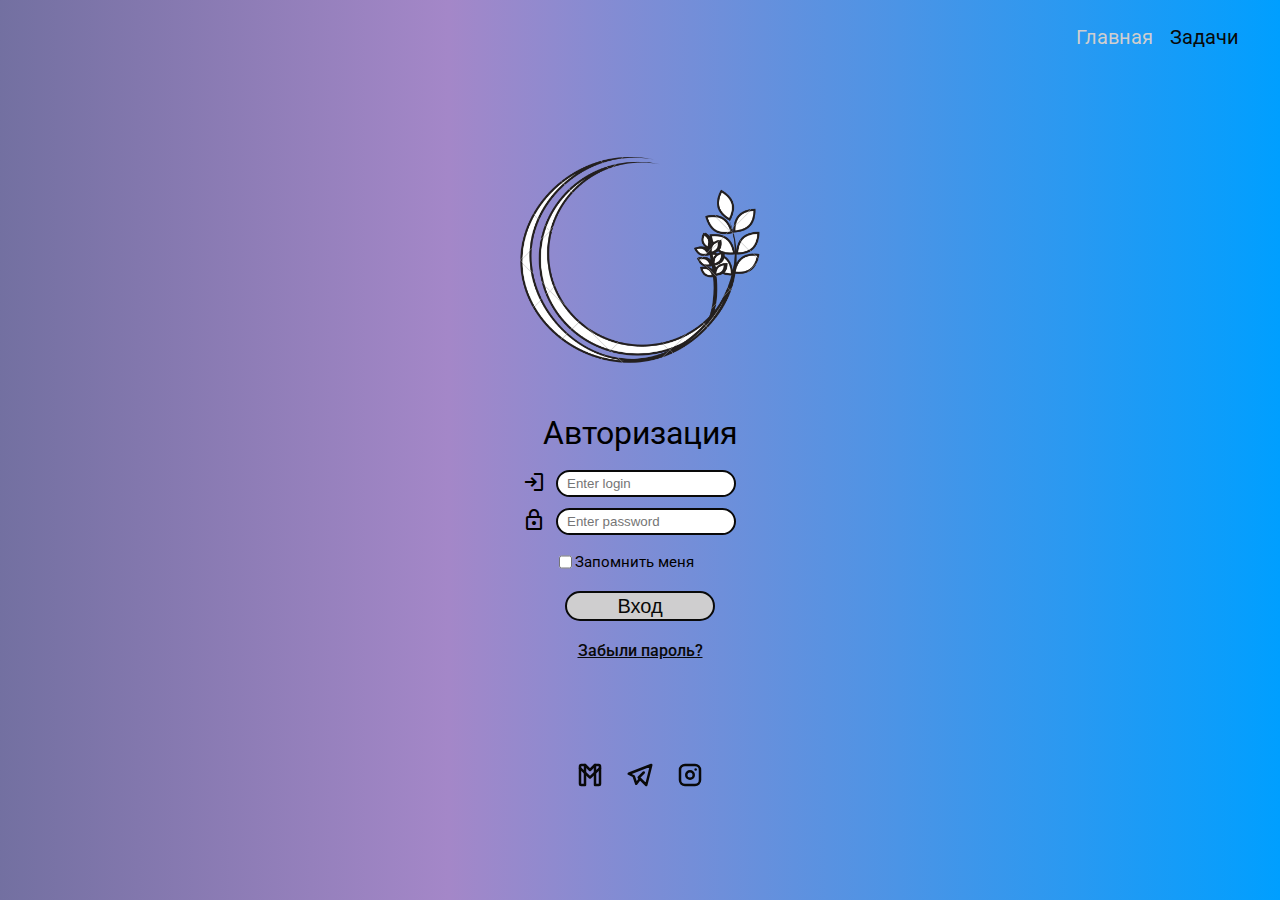
<file: index.html>
<!DOCTYPE html>
<html lang="en">
  <head>
    <meta charset="UTF-8" />
    <meta name="viewport" content="width=device-width, initial-scale=1.0" />
    <title>Document</title>
    <link
      rel="stylesheet"
      href="https://fonts.googleapis.com/css2?family=Material+Symbols+Outlined:opsz,wght,FILL,GRAD@24,400,0,0"
    />
    <link
      rel="stylesheet"
      href="https://fonts.googleapis.com/css2?family=Material+Symbols+Outlined:opsz,wght,FILL,GRAD@24,400,0,0"
    />
    <link rel="stylesheet" href="styles/index.css">
    <link rel="icon" href="img/logo.png" type="image/x-icon">
  </head>
  <body>
      <div class="login-card-navbar">
        <a href="#" class="active">Главная</a>
        <a href="tasks.html">Задачи</a>
      </div>
    <div class="login-card-container">
      <div class="login-card">
        <div class="login-card-logo">
          <img src="img/pngwing.com.png" alt="">

        </div>

        <div class="login-card-header">
          <h1>Авторизация</h1>

        <form class="login-card-form">
          <div class="first-form">
            <span class="material-symbols-outlined"> login </span>
            <input type="text" placeholder="Enter login" onfocus="this.placeholder =''" onblur="this.placeholder ='Enter login'">
          </div>

          <div class="second-form">
            <span class="material-symbols-outlined"> lock </span>
            <input type="password" placeholder="Enter password" onfocus="this.placeholder =''" onblur="this.placeholder = 'Enter password'">
          </div>
        </form>
        
        <div class="checkbox-container">
        <div class="checkbox">
          <input type="checkbox" id="remember-me">
          <label for="remember-me" style="margin-left: 3px;">Запомнить меня</label>
        </div>
      </div>

        <div class="newAccount">
          <button>Вход</button>
        </div>

        <a href="#" class="forgot-password">
          <p>Забыли пароль?</p>
        </a>

        <div class="login-card-socials">

        <a href="#">
          <svg
            xmlns="http://www.w3.org/2000/svg"
            width="24"
            height="24"
            viewBox="0 0 24 24"
            fill="none"
            stroke="currentColor"
            stroke-width="2"
            stroke-linecap="round"
            stroke-linejoin="round"
            class="icon icon-tabler icons-tabler-outline icon-tabler-brand-gmail"
          >
            <path stroke="none" d="M0 0h24v24H0z" fill="none" />
            <path d="M16 20h3a1 1 0 0 0 1 -1v-14a1 1 0 0 0 -1 -1h-3v16z" />
            <path d="M5 20h3v-16h-3a1 1 0 0 0 -1 1v14a1 1 0 0 0 1 1z" />
            <path d="M16 4l-4 4l-4 -4" />
            <path d="M4 6.5l8 7.5l8 -7.5" />
          </svg>
          <a href="">
          
            <a href="#">
          <svg
            xmlns="http://www.w3.org/2000/svg"
            width="24"
            height="24"
            viewBox="0 0 24 24"
            fill="none"
            stroke="currentColor"
            stroke-width="2"
            stroke-linecap="round"
            stroke-linejoin="round"
            class="icon icon-tabler icons-tabler-outline icon-tabler-brand-telegram"
          >
            <path stroke="none" d="M0 0h24v24H0z" fill="none" />
            <path d="M15 10l-4 4l6 6l4 -16l-18 7l4 2l2 6l3 -4" />
          </svg>
        </a>

        <a href="#">
          <svg
            xmlns="http://www.w3.org/2000/svg"
            width="24"
            height="24"
            viewBox="0 0 24 24"
            fill="none"
            stroke="currentColor"
            stroke-width="2"
            stroke-linecap="round"
            stroke-linejoin="round"
            class="icon icon-tabler icons-tabler-outline icon-tabler-brand-instagram"
          >
            <path stroke="none" d="M0 0h24v24H0z" fill="none" />
            <path
              d="M4 4m0 4a4 4 0 0 1 4 -4h8a4 4 0 0 1 4 4v8a4 4 0 0 1 -4 4h-8a4 4 0 0 1 -4 -4z"
            />
            <path d="M12 12m-3 0a3 3 0 1 0 6 0a3 3 0 1 0 -6 0" />
            <path d="M16.5 7.5l0 .01" />
          </svg>
        </a>

        </div>
      </div>
    </div>
  </body>
</html>
</file>
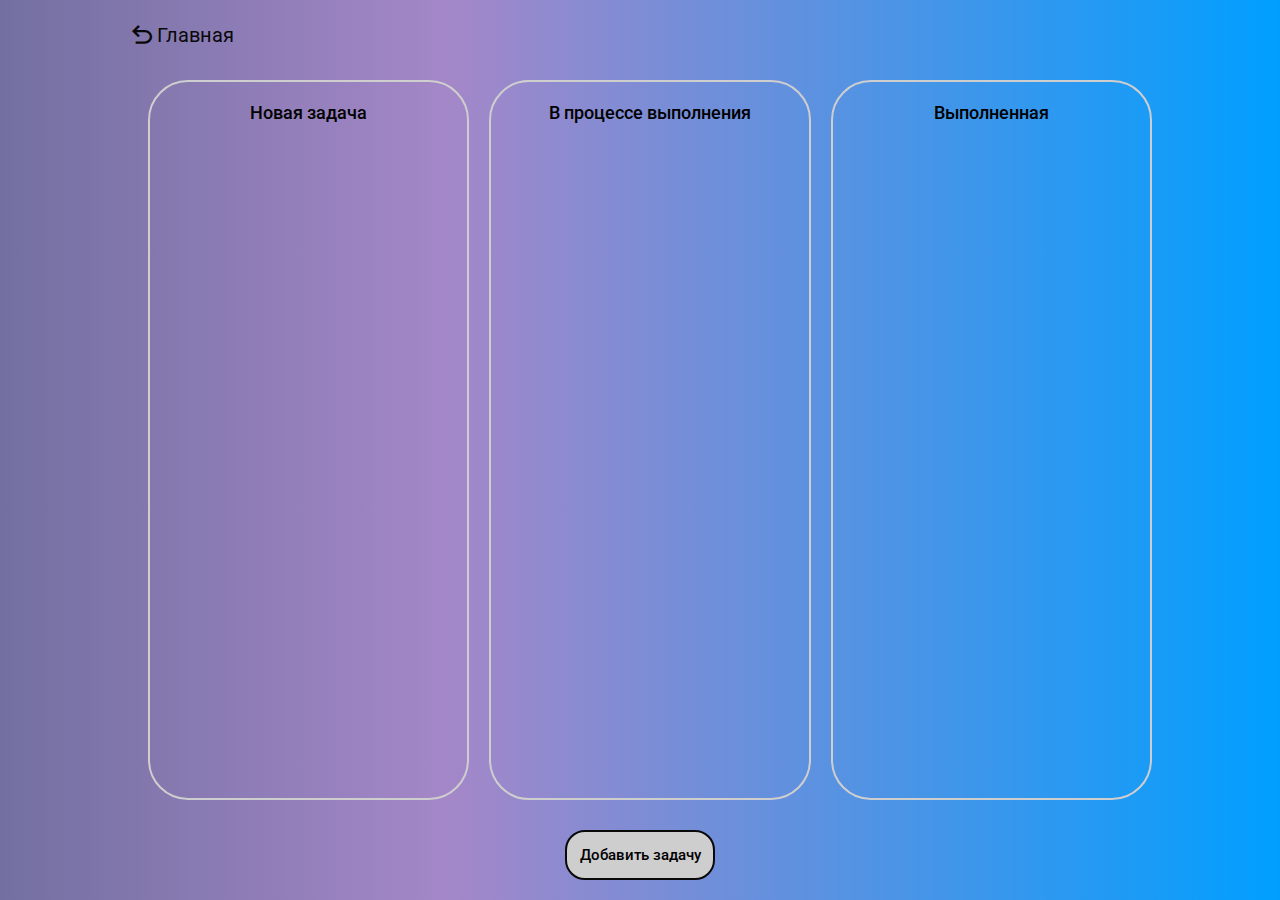
<file: tasks.html>
<!DOCTYPE html>
<html lang="en">
  <head>
    <meta charset="UTF-8" />
    <meta name="viewport" content="width=device-width, initial-scale=1.0" />
    <title>Document</title>
    <link rel="stylesheet" href="styles/tasks.css" />
    <link rel="icon" href="img/logo.png" type="image/x-icon">
   
    <link
      rel="stylesheet"
      href="https://fonts.googleapis.com/css2?family=Material+Symbols+Outlined:opsz,wght,FILL,GRAD@24,400,0,0"
    />
    <link
      rel="stylesheet"
      href="https://fonts.googleapis.com/css2?family=Material+Symbols+Outlined:opsz,wght,FILL,GRAD@24,400,0,0"
    />
    <link
      rel="stylesheet"
      href="https://fonts.googleapis.com/css2?family=Material+Symbols+Outlined:opsz,wght,FILL,GRAD@24,400,0,0"
    />
    <link
      rel="stylesheet"
      href="https://fonts.googleapis.com/css2?family=Material+Symbols+Outlined:opsz,wght,FILL,GRAD@24,400,0,0"
    />
    <link
      rel="stylesheet"
      href="https://fonts.googleapis.com/css2?family=Material+Symbols+Outlined:opsz,wght,FILL,GRAD@24,400,0,0"
    />
    <link
      rel="stylesheet"
      href="https://fonts.googleapis.com/css2?family=Material+Symbols+Outlined:opsz,wght,FILL,GRAD@20,400,0,0"
    />
  </head>
  <body>
    <div class="options">
      <a href="index.html" class="backHome">
        <span class="material-symbols-outlined"> undo </span>
        <span class="btn-back">Главная</span>
      </a>
      <!-- <div class="changes">
            <button href="#" class="firstbtn">Новая заметка</button>
            <button href="#" class="secondbtn">Удалить заметку</button>
        </div> -->
      <!-- <div class="moves">
        <a href="#" class="back">
          <span class="material-symbols-outlined">chevron_left</span>
        </a>
        <a href="#" class="next">
          <span class="material-symbols-outlined">chevron_right</span>
        </a>
      </div> -->
    </div>

    <div class="container">
      <div class="column new-tasks">
        <p>Новая задача</p>
        <a href="#"><span class="material-symbols-outlined"> </span></a>
      </div>
      <div class="column in-progress-tasks">
        <p>В процессе выполнения</p>
        <div class="mid-button">
          <a href="#"><span class="material-symbols-outlined"> </span></a>
          <a href="#"><span class="material-symbols-outlined"> </span></a>
        </div>
      </div>
      <div class="column completed-tasks">
        <p>Выполненная</p>
        <a href="#"><span class="material-symbols-outlined"> </span></a>
      </div>
    </div>
    <button class="add-task-button">Добавить задачу</button>
    <script src="script.js"></script>
  </body>
</html>
</file>
<file: styles/index.css>
@import url("https://fonts.googleapis.com/css2?family=Roboto:ital,wght@0,100;0,300;0,400;0,500;0,700;0,900;1,100;1,300;1,400;1,500;1,700;1,900&display=swap");

* {
  box-sizing: border-box;
  margin: 0;
  padding: 0;
}

body {
  display: flex;
  justify-content: center;
  align-items: center;
  height: 100vh;
  background: rgb(2, 0, 36);
  background: linear-gradient(
    90deg,
    rgba(106, 103, 155, 0.942) 0%,
    rgba(164, 135, 200, 1) 35%,
    rgba(0, 159, 255, 1) 100%
  );
}

.login-card {
  display: flex;
  flex-direction: column;
  align-items: center;
}

.login-card-container {
  display: flex;
  justify-content: center;
  justify-items: center;
}

.login-card-logo img {
  width: 300px;  
}

.login-card-navbar {
  position: absolute;
  top: 0;
  right: 0;
  font-size: 20px;
  margin: 20px;
  margin-top: 25px;
  padding-right: 15px;
}

.login-card-navbar a {
  padding: 6px;
  text-decoration: none;
  color: #090909;
  font-family: "Roboto", sans-serif;
  font-weight: 400;
  
}

.login-card-navbar a:hover {
  color: #cfcecf;
  text-shadow: 5px 2px 5px rgba(9, 9, 9, 0.3);
  transition: text-shadow 0.3s ease;
}

.login-card-navbar a.active {
    color: #cfcecf;
}

.login-card-header h1 {
  display: flex;
  justify-content: center;
  font-family: "Roboto", sans-serif;
  font-weight: 400;
  font-size: 32px;
  margin-bottom: 10px;
}

.login-card-header p {
  display: flex;
  justify-content: center;
  font-family: "Roboto", sans-serif;
  font-weight: 500;
}

.login-card-form {
  position: relative;
}

.login-card-form {
  display: flex;
  flex-direction: column;
}

.first-form,
.second-form {
  display: flex;
  margin: 3px;
  padding-top: 5px;
  margin-right: 25px;
}

.material-symbols-outlined {
  margin-right: 10px;
}

.first-form input,
.second-form input {
  border-radius: 15px;
  padding: 4px;
  text-indent: 5px;
  width: 180px;
  border: 2px solid #090909;
}

.login-card-socials {
  display: flex;
  justify-content: center;
  align-items: center;
  margin-top: 100px;
}

.login-card-socials svg {
  display: flex;
  justify-content: center;
  align-items: center;
  width: 30px;
  height: 30px;
  margin: 0 10px;
  text-decoration: none;
  color: #090909;
  transition: background-color 0.3s, color 0.3s;
}

.login-card-socials svg:hover {
  color: #cfcecf;
}

.checkbox-container {
  display: flex;
  gap: 20px;
  align-items: center;
  margin-top: 10px;
}

.checkbox  {
  display: flex;
  margin-top: 5px;
  margin-left: 40px;
}

.checkbox label {
  font-family: "Roboto", sans-serif;
  font-weight: 400;
  font-size: 15px;
}

.newAccount {
  display: flex;
  justify-content: center;
  align-items: center;
  margin-top: 20px;
}

.newAccount button{
  display: flex;
  justify-content: center;
  align-items: center;
  color: #090909;
  font-size: 20px;
  width: 150px;
  height: 30px;
  border-radius: 15px;
  background: #cfcecf;
  border: 2px solid #090909;
}

.newAccount button:hover {
  background-color: rgba(77, 138, 195, 0.8); 
   
}

.newAccount button:active {
  transform: translateY(2px); /* Утапливаем кнопку */
  box-shadow: none; /* Убираем тень при нажатии */
}

.forgot-password {
  display: flex;
  justify-content: center;
  align-items: center;
  margin-top: 20px;
  color: #090909;
}

.forgot-password:hover {
  color: #cfcecf;
}
</file>
<file: styles/tasks.css>
@import url("https://fonts.googleapis.com/css2?family=Roboto:ital,wght@0,100;0,300;0,400;0,500;0,700;0,900;1,100;1,300;1,400;1,500;1,700;1,900&display=swap");

* {
  box-sizing: border-box;
  margin: 0;
  padding: 0;
}

body {
  display: flex;
  flex-direction: column;
  align-items: center;
  height: 100vh;
  background: rgb(2, 0, 36);
  background: linear-gradient(
    90deg,
    rgba(106, 103, 155, 0.942) 0%,
    rgba(164, 135, 200, 1) 35%,
    rgba(0, 159, 255, 1) 100%
  );
}

.options {
  display: grid;
  grid-template-columns: repeat(2,1fr);
  align-items: center;
  width: 100%;
  padding: 20px;
  position: absolute;
  top: 0;
}

.options .backHome  {
  display: flex;
  justify-content: center;
  align-items: center;
  color: #090909;
}

.backHome {
  display: flex;
  justify-content: center;
  align-items: center;
  position: relative; /* Устанавливает позиционирование относительно родительского элемента */
  left: 100px;
  text-decoration: none;
  width: 120px;
  border-radius: 30px;
}

.backHome .material-symbols-outlined {
  font-size: 30px;
  color: #090909;
}

.btn-back {
  font-family: "Roboto", sans-serif;
  font-weight: 400;
  font-size: 20px;
}

/* .changes {
  display: flex;
  gap: 10px;
  justify-content: center;
} */

.firstbtn,
.secondbtn {
  display: flex;
  justify-content: center;
  align-items: center;
  width: 120px;
  height: 40px;
  border-radius: 20px;
  background: none;
  color: #090909;
  font-family: "Roboto", sans-serif;
  font-weight: 500;
}

.moves {
  display: flex;
  justify-content: space-between;
  gap: 10px;
  margin-right: 40px;
  justify-content: end;
}

.moves .material-symbols-outlined {
  font-size: 40px;
  color: #090909;
}

.container {
  display: grid;
  justify-content: center;
  align-self: center;
  width: 80%;
  height: 80vh;
  margin-top: 80px;
  grid-template-columns: repeat(3, 1fr);
}

.column {
  display: flex;
  flex-direction: column;
  background: none;
  margin-left: 20px;
  border: 2px solid #cfcecf;
  border-radius: 40px;
  align-items: center;
  padding: 20px;
}

.column h2 {
  margin-bottom: 10px;
  flex-grow: 1;
}

.column .material-symbols-outlined {
  color: #090909;
  font-size: 30px;
}

.column .material-symbols-outlined:hover {
  color: #cfcecf;
}


.add-task-button {
  display: flex;
  align-items: center;
  justify-content: center;
  width: 150px;
  height: 50px;
  margin-top: 30px;
  border-radius: 20px;
  background: #cfcecf;
  border: 2px solid #090909;
  font-family: "Roboto", sans-serif;
  font-weight: 500;
  font-size: 15px;
}

.add-task-button:hover {
  background-color: rgba(77, 138, 195, 0.8); 
   
}

.container p {
  font-family: "Roboto", sans-serif;
  font-weight: 500;
  font-size: 18px;
}

.task-buttons {
  display: flex;
  justify-content: center;
  align-content: center;
  cursor: pointer;
}

.place {
  display: inline-flex;
  justify-content: center;
  border-radius: 10px;
  border: 10px #090909;
  font-family: "Roboto", sans-serif;
  font-weight: 500;
  font-size: 15px;
  word-break: break-all;
  background: #edbebe;
  width: 220px;
  height: 50px;
  padding: 10px;
}

.place::placeholder {
  font-family: "Roboto", sans-serif;
  font-weight: 500;
  font-style: italic;
  text-align: center;
}
</file>
